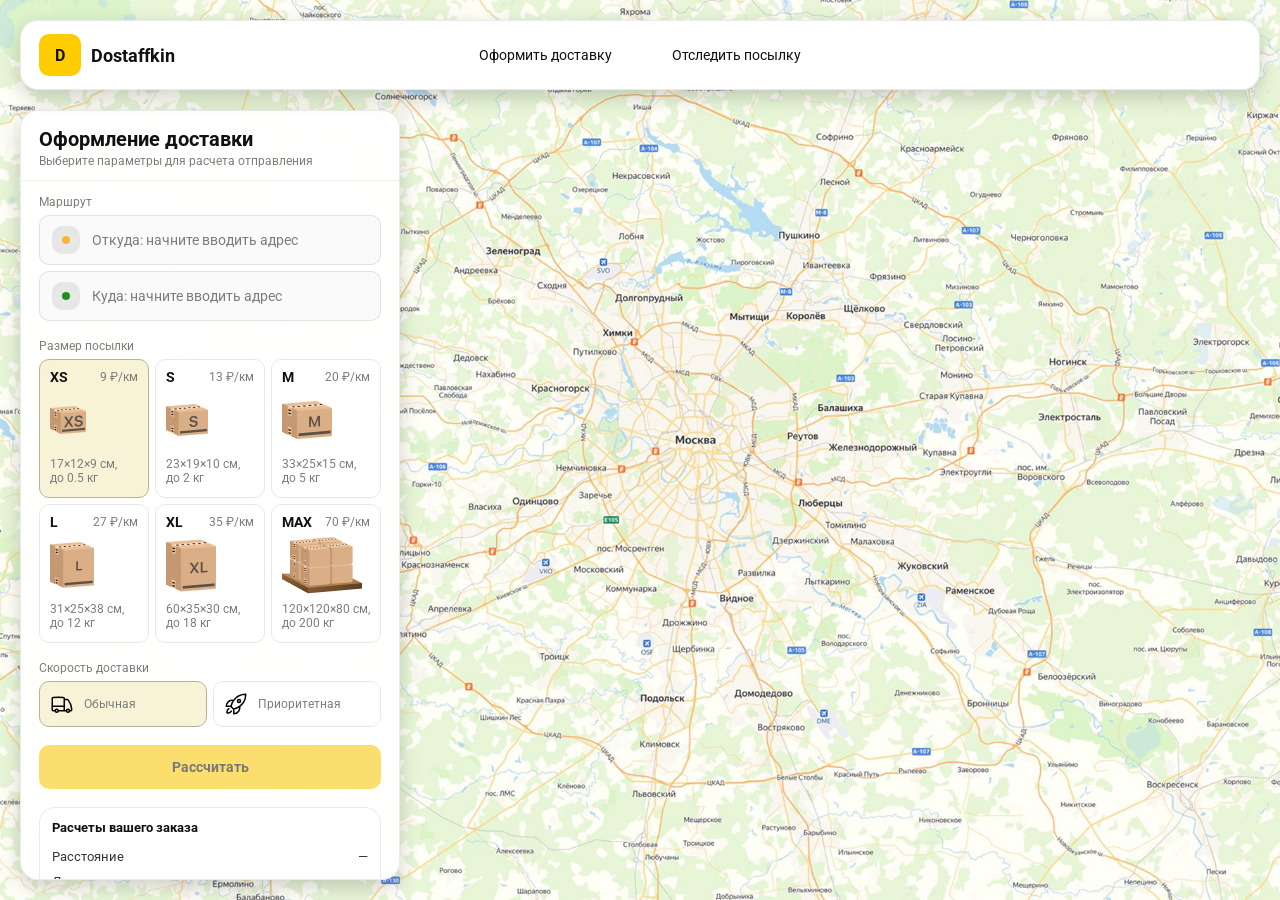
<file: order.html>
<!doctype html>
<html lang="ru">

<head>
    <meta charset="utf-8" />
    <meta name="viewport" content="width=device-width,initial-scale=1,maximum-scale=1,user-scalable=0" />
    <title>Оформление доставки</title>

    <link rel="stylesheet" href="styles/base.css" />
    <link rel="stylesheet" href="styles/base_adaptive.css" />

    <link rel="stylesheet" href="styles/order.css" />
    <link rel="stylesheet" href="styles/order_adaptive.css" />
</head>

<body>
    <div id="map"></div>
    <header class="header">
        <a class="header-brand" href="./Index.html">
            <div class="header-logo">D</div>
            <div class="header-title">Dostaffkin</div>
        </a>
        <nav class="header-menu">
            <a class="header-link" href="./index.html">Оформить <span>доставку</span></a>
            <a class="header-link" href="./track.html">Отследить <span>посылку</span></a>
        </nav>

    </header>

    <aside class="main" id="sidebar">

        <div class="main-header">
            <div class="main-title">Оформление доставки</div>
            <div class="main-text">Выберите параметры для расчета отправления</div>
        </div>

        <div class="main-content">
            <div class="main-route">
                <div class="main-block-title">Маршрут</div>
                <div class="main-fields">
                    <div class="main-field" id="fromField">
                        <div class="main-pin"></div>
                        <input id="from" placeholder="Откуда: начните вводить адрес" autocomplete="off" />
                        <div class="main-ac" id="fromAc" role="listbox" aria-label="Подсказки адресов"></div>
                    </div>

                    <div class="main-field" id="toField">
                        <div class="main-pin"></div>
                        <input id="to" placeholder="Куда: начните вводить адрес" autocomplete="off" />
                        <div class="main-ac" id="toAc" role="listbox" aria-label="Подсказки адресов"></div>
                    </div>
                </div>
            </div>
            <div class="main-package">
                <div class="main-block-title">Размер посылки</div>

                <div class="main-sizes">
                    <div class="main-size-card is-active" data-value="xs">
                        <div class="main-size-top">
                            <div class="main-size-label">XS</div>
                            <div class="main-size-rate">9 ₽/км</div>
                        </div>
                        <div class="main-size-media">
                            <img src="images/sizes/xs.png" alt="Короб XS" />
                        </div>
                        <div class="main-size-description">17×12×9 см,<br>до 0.5 кг</div>
                    </div>

                    <div class="main-size-card" data-value="s">
                        <div class="main-size-top">
                            <div class="main-size-label">S</div>
                            <div class="main-size-rate">13 ₽/км</div>
                        </div>
                        <div class="main-size-media">
                            <img src="images/sizes/s.png" alt="Короб S" />
                        </div>
                        <div class="main-size-description">23×19×10 см,<br>до 2 кг</div>
                    </div>

                    <div class="main-size-card" data-value="m">
                        <div class="main-size-top">
                            <div class="main-size-label">M</div>
                            <div class="main-size-rate">20 ₽/км</div>
                        </div>
                        <div class="main-size-media">
                            <img src="images/sizes/m.png" alt="Короб M" />
                        </div>
                        <div class="main-size-description">33×25×15 см,<br>до 5 кг</div>
                    </div>

                    <div class="main-size-card" data-value="l">
                        <div class="main-size-top">
                            <div class="main-size-label">L</div>
                            <div class="main-size-rate">27 ₽/км</div>
                        </div>
                        <div class="main-size-media">
                            <img src="images/sizes/l.png" alt="Короб L" />
                        </div>
                        <div class="main-size-description">31×25×38 см,<br>до 12 кг</div>
                    </div>

                    <div class="main-size-card" data-value="xl">
                        <div class="main-size-top">
                            <div class="main-size-label">XL</div>
                            <div class="main-size-rate">35 ₽/км</div>
                        </div>
                        <div class="main-size-media">
                            <img src="images/sizes/xl.png" alt="Короб XL" />
                        </div>
                        <div class="main-size-description">60×35×30 см,<br>до 18 кг</div>
                    </div>

                    <div class="main-size-card" data-value="max">
                        <div class="main-size-top">
                            <div class="main-size-label">MAX</div>
                            <div class="main-size-rate">70 ₽/км</div>
                        </div>
                        <div class="main-size-media main-size-media-palleta">
                            <img src="images/sizes/max.png" alt="Паллета" />
                        </div>
                        <div class="main-size-description">120×120×80 см,<br>до 200 кг</div>
                    </div>
                </div>
            </div>
            <div class="main-speed">
                <div class="main-block-title">Скорость доставки</div>

                <div class="main-speeds">
                    <div class="main-speed-card is-active" data-value="regular">
                        <img class="main-speed-media" src="images/icons/regular.svg" alt="Regular" />
                        <div class="main-speed-description">Обычная</div>
                    </div>
                    <div class="main-speed-card" data-value="fast">
                        <img class="main-speed-media" src="images/icons/fast.svg" alt="Fast" />
                        <div class="main-speed-description">Приоритетная</div>
                    </div>

                </div>
            </div>


            <div class="main-calculate-block">
                <button id="calc" class="button calculate-button" type="button" disabled>Рассчитать</button>
            </div>
            <div class="main-result" id="result">
                <div class="main-result-title">Расчеты вашего заказа</div>
                <div class="main-result-lines">
                    <div class="main-result-line"><span>Расстояние</span><span id="distanceValue">—</span></div>
                    <div class="main-result-line"><span>Доставим через</span><span id="durationValue">—</span></div>
                    <div class="main-result-line"><span>Тариф</span><span id="rateValue">—</span></div>
                </div>
                <div class="main-price">
                    <div class="main-price-label">Итого</div>
                    <div class="main-price-value" id="totalValue">—</div>
                </div>
            </div>
            <div class="main-order-box">
                <div class="main-order-form" id="orderForm">
                    <div class="main-order-title">Оформление доставки</div>
                    <div class="main-block-info-row">
                        <div class="main-block-title">Контакты</div>
                        <div class="order-fields">
                            <div class="main-field">
                                <input id="customerName" placeholder="Ваше имя" autocomplete="off" />
                            </div>
                            <div class="main-field">
                                <input id="customerPhone" placeholder="Ваш телефон" autocomplete="off"
                                    inputmode="tel" />
                            </div>
                        </div>
                    </div>
                    <div class="main-block-info-row extra-info">
                        <div class="main-block-title">Дополнительная информация</div>
                        <div class="main-field textarea">
                            <textarea id="comment" placeholder="Детали доставки и комментарии"></textarea>
                        </div>
                    </div>
                    <button id="submit" class="button main-submit-request" type="button" disabled>Отправить
                        заявку
                    </button>
                </div>

                <div class="main-order-success" id="orderSuccess">
                    <div class="main-success-icon">✓</div>
                    <div class="main-success-title">Заявка отправлена!</div>
                    <div class="main-success-title">Номер отправления – <span id="orderId"></span></div>
                    <div class="main-success-subtitle">Мы скоро свяжемся с вами</div>
                </div>
            </div>
        </div>

    </aside>

</body>

</html>
</file>
<file: styles/base.css>
*, *::before, *::after {
    box-sizing: border-box;
}
@font-face {
    font-family: "Roboto";
    src: url("../fonts/Roboto-Regular.ttf");
    font-weight: normal;
}

@font-face {
    font-family: "Roboto";
    src: url("../fonts/Roboto-Bold.ttf");
    font-weight: bold;
}

@font-face {
    font-family: "Roboto";
    src: url("../fonts/Roboto-Medium.ttf");
    font-weight: 500;
}

html, body {
    margin: 0;
    color: #111111;
    font-family: "Roboto", sans-serif;
}

body {
    background: #FDFDFD;
}

.header {
    border-radius: 18px;
    box-shadow: 0 7px 20px 0 #0000002E;
    backdrop-filter: blur(10px);
    background: #ffffff;
    left: 20px;
    border: 1px solid rgba(0, 0, 0, 0.08);
    position: fixed;
    right: 20px;
    top: 20px;
    padding: 14px 18px;
    height: 70px;
    display: flex;
    align-items: center;
    z-index: 6;
}
.header-brand {
    display: flex;
    align-items: center;
    text-decoration: none;
    gap: 10px;
}

.header-logo {
    width: 42px;
    height: 42px;
    border-radius: 10px;
    background: #FFCC00;
    display: grid;
    place-items: center;
    font-weight: bold;
    color: #111;
}

.header-title {
    font-size: 18px;
    font-weight: bold;
    color: #111111;
    text-decoration: none;
}
.header-menu {
    display: flex;
    align-items: center;
    gap: 60px;
    margin: 0;
    position: absolute;
    left: 50%;
    transform: translateX(-50%);
}

.header-link {
    font-size: 14px;
    color: #111111;
    text-decoration: none;
}
.button {
    border: 0;
    outline: none;
    height: 44px;
    border-radius: 10px;
    font-size: 14px;
    font-weight: bold;
    cursor: pointer;
    font-family: inherit;
    transition: transform .08s ease, opacity .12s ease;
    background: #DC6133;
    color: #111111;
    text-align: center;
    text-decoration: none;
}

.button:hover {
    background-color: #E5BC19;
}

.button:disabled {
    cursor: not-allowed;
    background-color: #FADE6E;
    color: #787878;
    transform: none;
}

.button.button-white {
    background: #ffffff;
    border: 1px solid #111111;
}

.button.button-white:hover {
    background: rgb(241 241 241);
}
.main-field {
    display: flex;
    align-items: center;
    margin-top: 6px;
    gap: 10px;
    border: 1px solid #1111111A;
    background: #FAFAFA;
    border-radius: 10px;
    padding: 10px 12px;
    position: relative;
    box-sizing: border-box;
    height: 50px;
}

.main-field.textarea {
    height: auto;
}

.main-pin {
    width: 28px;
    height: 28px;
    border-radius: 10px;
    background: rgba(17, 17, 17, 0.08);
    display: grid;
    place-items: center;
    flex: 0 0 auto;
    position: relative;
}

.main-pin::before {
    content: "";
    width: 8px;
    height: 8px;
    border-radius: 999px;
    background: orange;
    opacity: .75;
    display: block;
}

.main-field:last-child .main-pin::before {
    background: green;
    opacity: .85;
}

input, textarea {
    width: 100%;
    border: 0;
    outline: none;
    background: transparent;
    font-size: 14px;
    color: #111111;
    font-family: inherit;
}

textarea {
    resize: vertical;
    min-height: 72px;
    padding: 2px 0;
}

input::placeholder, textarea::placeholder {
    color: #7C7C7C;
}

.main-field:focus-within {
    border-color: rgba(0, 0, 0, 0.20);
    box-shadow: 0 0 0 4px rgba(255, 204, 0, 0.35);
    background: rgba(255, 255, 255, 0.75);
}
</file>
<file: styles/base_adaptive.css>
@media (max-width: 767px) {
    .header {
        left: 10px;
        right: 10px;
        top: 10px;
    }

    .header-link span {
        display: none;
    }

    .header-menu {
        gap: 20px;
        justify-content: flex-start;
        margin: 0 0 0 30px;
        position: static;
        transform: none;
    }
}

@media (max-width: 420px) {
    .header-title {
        display: none;
    }
}

@media (max-width: 374px) {
    .header-menu {
        gap: 10px;
        margin: 0 0 0 10px;
    }
}
</file>
<file: styles/order.css>
#map {
    background-image: url("../images/order-bg.png");
    background-size: cover;
    position: fixed;
    inset: 0;
}
.main {
    border-radius: 18px;
    box-shadow: 0 7px 20px 0 #0000002E;
    backdrop-filter: blur(10px);
    background: rgba(255, 255, 255, 0.96);
    left: 20px;
    border: 1px solid rgba(0, 0, 0, 0.08);
    position: fixed;
    top: 110px;
    bottom: 20px;
    width: 380px;
    display: flex;
    flex-direction: column;
    overflow: hidden;
    z-index: 5;
}
.main-header {
    padding: 18px 18px 12px 18px;
    border-bottom: 1px solid rgba(0, 0, 0, 0.06);
    display: flex;
    flex-direction: column;
}

.main-title {
    font-size: 20px;
    line-height: 100%;
    font-weight: bold;
}

.main-text {
    font-size: 12px;
    margin-top: 5px;
    color: #7C7C7C;
}
.main-content {
    padding: 14px 18px 18px 18px;
    overflow: auto;
    scrollbar-width: none;
    display: flex;
    flex-direction: column;
    gap: 18px;
    flex: 1;
}
.main-block-title {
    font-size: 12px;
    color: #7C7C7C;
}

.main-route .main-block-title,
.main-package .main-block-title {
    margin-bottom: 6px;
}
.main-sizes {
    display: grid;
    gap: 6px;
    grid-template-columns: repeat(3, 1fr);
}

.main-size-card {
    border: 1px solid #E8E8E7;
    background: #FFFFFF;
    border-radius: 10px;
    padding: 10px;
    cursor: pointer;
    user-select: none;
    transition: transform .08s ease, border-color .12s ease, background .12s ease;
    min-height: 139px;
}

.main-size-card:hover {
    transform: translateY(-1px);
}

.main-size-card.is-active {
    background-color: #F8F2D6;
    border-color: #B7B196;
}

.main-size-top {
    display: flex;
    align-items: center;
    justify-content: space-between;
}

.main-size-label {
    font-weight: bold;
    font-size: 14px;
    color: #111111;
    line-height: 100%;
}

.main-size-rate {
    font-size: 12px;
    color: #7C7C7C;
    line-height: 100%;
}

.main-size-media {
    margin-top: 8px;
    height: 57px;
}

.main-size-description {
    margin-top: 8px;
    font-size: 12px;
    color: #7C7C7C;
    line-height: 1.2;
}
.calculate-button {
    width: 100%;
}
.main-result {
    border: 1px solid rgba(0, 0, 0, 0.08);
    background: rgba(255, 255, 255, 0.75);
    border-radius: 16px;
    padding: 12px;
    line-height: 1.25;
}

.main-result-title {
    font-weight: bold;
    font-size: 13px;
    color: #111111;
    margin-bottom: 13px;
}

.main-result-lines {
    gap: 8px;
    display: flex;
    flex-direction: column;
}

.main-result-line {
    font-size: 13px;
    color: rgba(17, 17, 17, 0.85);
    display: flex;
    justify-content: space-between;
}

.main-price {
    margin-top: 18px;
    padding-top: 10px;
    border-top: 1px dashed rgba(0, 0, 0, 0.12);
    display: flex;
    align-items: baseline;
    justify-content: space-between;
}

.main-price-label {
    font-size: 12px;
    color: rgba(17, 17, 17, 0.55);
}

.main-price-value {
    font-size: 20px;
    font-weight: bold;
    color: #111111;
    letter-spacing: -0.3px;
}
.main-order-box {
    background: #ffffff;
    border: 1px solid #E8E8E7;
    border-radius: 10px;
    padding: 12px;
}

.main-order-title {
    margin-bottom: 8px;
    font-weight: bold;
    font-size: 14px;
    color: #111111;
}

.main-block-info {
    display: flex;
    flex-direction: column;
    gap: 6px;
}

.order-fields {
    display: grid;
    grid-template-columns: 1fr 1fr;
    column-gap: 10px;
    margin-top: 6px;
}

.main-block-info-row.extra-info {
    display: block;
    margin-top: 13px;
}

.main-submit-request {
    width: 100%;
    margin-top: 6px;
}

.main-order-success {
    display: none;
    text-align: center;
    padding: 22px 12px;
    gap: 12px;
}

.main-order-success.is-visible {
    display: flex;
    flex-direction: column;
    align-items: center;
}

.main-success-icon {
    width: 56px;
    height: 56px;
    border-radius: 50%;
    background: #16a34a;
    color: #ffffff;
    display: grid;
    place-items: center;
    font-size: 30px;
}

.main-success-title {
    font-size: 14px;
    font-weight: bold;
    color: #111111;
}

.main-success-subtitle {
    font-size: 12px;
    color: rgba(17, 17, 17, 0.55);
    line-height: 1.3;
}
.main-speed .main-block-title {
    margin-bottom: 6px;
}

.main-speeds {
    display: grid;
    gap: 6px;
    grid-template-columns: repeat(2, 1fr);
}

.main-speed-card {
    border: 1px solid #E8E8E7;
    background: #FFFFFF;
    border-radius: 10px;
    padding: 10px;
    cursor: pointer;
    user-select: none;
    transition: transform .08s ease, border-color .12s ease, background .12s ease;
    display: flex;
    align-items: center;
    gap: 10px;
}

.main-speed-card:hover {
    transform: translateY(-1px);
}

.main-speed-card.is-active {
    background-color: #F8F2D6;
    border-color: #B7B196;
}

.main-speed-description {
    font-size: 12px;
    color: #7C7C7C;
    line-height: 1.2;
}
</file>
<file: styles/order_adaptive.css>
@media (max-width: 767px) {
    .main {
        left: 10px;
        right: 10px;
        top: 50%;
        bottom: 12px;
        width: auto;
        max-width: none;
    }
}

@media (max-width: 420px) {
    .main-sizes {
        grid-template-columns: repeat(2, 1fr);
    }
}
</file>
